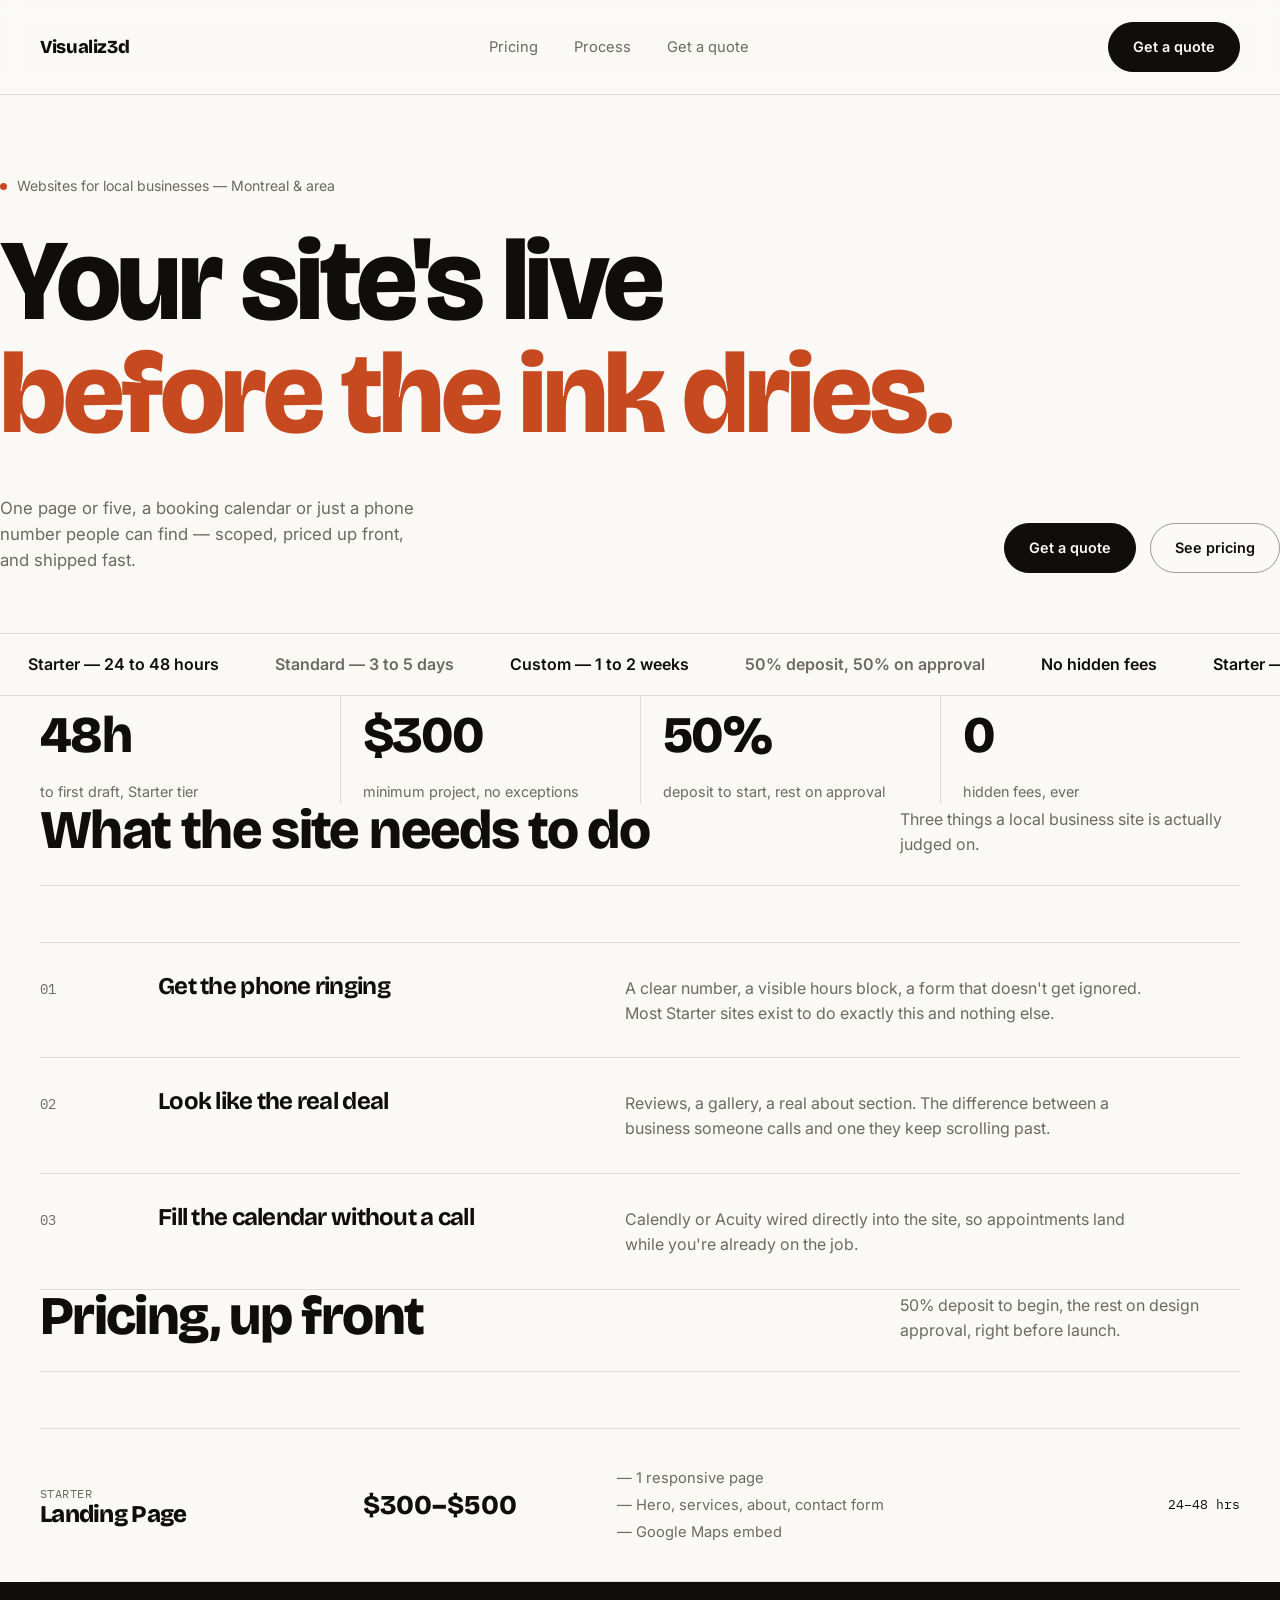
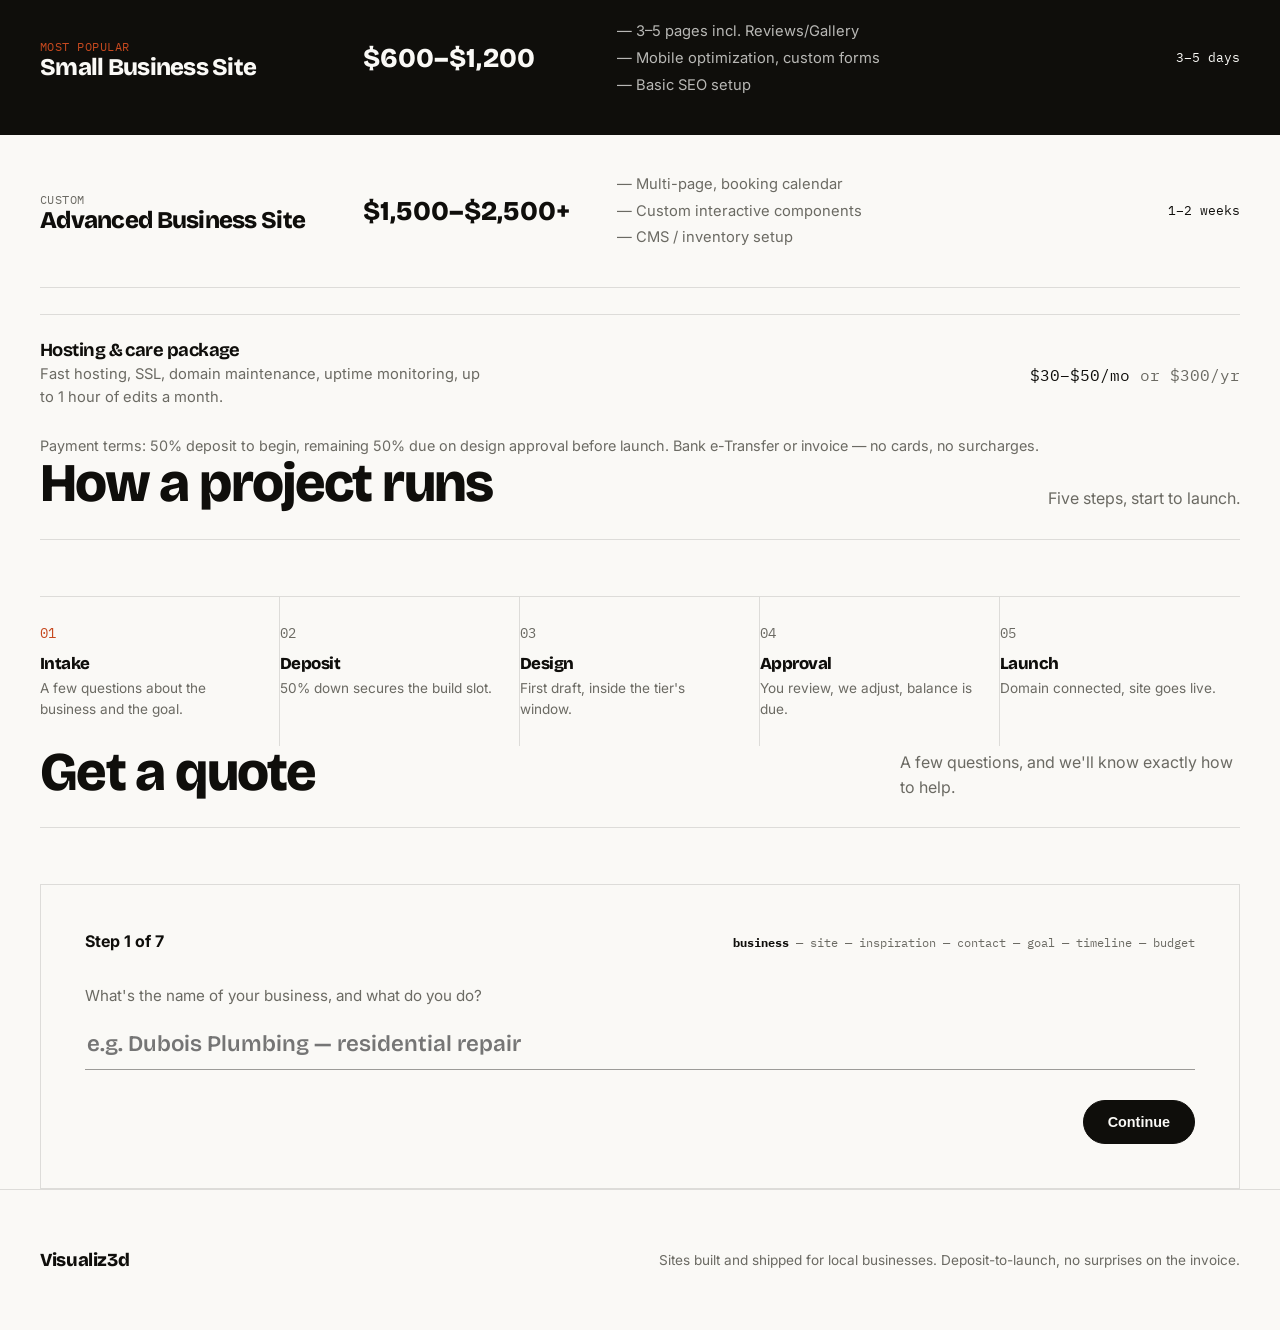
<file: index.html>
<!DOCTYPE html>
<html lang="en">
<head>
<meta charset="UTF-8">
<meta name="viewport" content="width=device-width, initial-scale=1, viewport-fit=cover">
<title>Visualiz3d — websites for local businesses</title>
<link rel="icon" type="image/svg+xml" href="favicon.svg">
<link rel="preconnect" href="https://fonts.googleapis.com">
<link rel="preconnect" href="https://fonts.gstatic.com" crossorigin>
<link href="https://fonts.googleapis.com/css2?family=Bricolage+Grotesque:opsz,wght@12..96,500..800&family=Inter:wght@400;500;600&family=IBM+Plex+Mono:wght@500&display=swap" rel="stylesheet">
<link rel="stylesheet" href="styles.css">

<!-- Meta Pixel Code -->
<script>
!function(f,b,e,v,n,t,s)
{if(f.fbq)return;n=f.fbq=function(){n.callMethod?
n.callMethod.apply(n,arguments):n.queue.push(arguments)};
if(!f._fbq)f._fbq=n;n.push=n;n.loaded=!0;n.version='2.0';
n.queue=[];t=b.createElement(e);t.async=!0;
t.src=v;s=b.getElementsByTagName(e)[0];
s.parentNode.insertBefore(t,s)}(window, document,'script',
'https://connect.facebook.net/en_US/fbevents.js');
fbq('init', '1078667111753824');
fbq('track', 'PageView');
</script>
<noscript><img height="1" width="1" style="display:none"
src="https://www.facebook.com/tr?id=1078667111753824&ev=PageView&noscript=1"
/></noscript>
<!-- End Meta Pixel Code -->
</head>
<body>

<header>
  <nav>
    <div class="brand">Visualiz3d</div>
    <div class="links">
      <a href="#pricing">Pricing</a>
      <a href="#process">Process</a>
      <a href="#quote">Get a quote</a>
    </div>
    <a href="#quote" class="btn">Get a quote</a>
  </nav>
</header>

<section class="hero wrap">
  <div class="kicker"><span class="pip"></span>Websites for local businesses — Montreal &amp; area</div>
  <h1>
    <span class="line"><span>Your site's live</span></span>
    <span class="line"><span>before the ink dries.</span></span>
  </h1>
  <div class="hero-foot">
    <p>One page or five, a booking calendar or just a phone number people can find — scoped, priced up front, and shipped fast.</p>
    <div class="cta-row">
      <a href="#quote" class="btn">Get a quote</a>
      <a href="#pricing" class="btn btn-ghost">See pricing</a>
    </div>
  </div>
</section>

<div class="marquee">
  <div class="marquee-track">
    <span class="hi">Starter — 24 to 48 hours</span><span>Standard — 3 to 5 days</span><span class="hi">Custom — 1 to 2 weeks</span><span>50% deposit, 50% on approval</span><span class="hi">No hidden fees</span>
    <span class="hi">Starter — 24 to 48 hours</span><span>Standard — 3 to 5 days</span><span class="hi">Custom — 1 to 2 weeks</span><span>50% deposit, 50% on approval</span><span class="hi">No hidden fees</span>
  </div>
</div>

<section class="wrap">
  <div class="stats-grid">
    <div class="stat"><div class="num">48h</div><div class="label">to first draft, Starter tier</div></div>
    <div class="stat"><div class="num">$300</div><div class="label">minimum project, no exceptions</div></div>
    <div class="stat"><div class="num">50%</div><div class="label">deposit to start, rest on approval</div></div>
    <div class="stat"><div class="num">0</div><div class="label">hidden fees, ever</div></div>
  </div>
</section>

<section class="wrap" id="services">
  <div class="sec-head">
    <h2>What the site needs to do</h2>
    <p>Three things a local business site is actually judged on.</p>
  </div>
  <div class="outcome-row">
    <div class="idx">01</div><h3>Get the phone ringing</h3><p>A clear number, a visible hours block, a form that doesn't get ignored. Most Starter sites exist to do exactly this and nothing else.</p>
  </div>
  <div class="outcome-row">
    <div class="idx">02</div><h3>Look like the real deal</h3><p>Reviews, a gallery, a real about section. The difference between a business someone calls and one they keep scrolling past.</p>
  </div>
  <div class="outcome-row">
    <div class="idx">03</div><h3>Fill the calendar without a call</h3><p>Calendly or Acuity wired directly into the site, so appointments land while you're already on the job.</p>
  </div>
</section>

<section class="wrap" id="pricing">
  <div class="sec-head">
    <h2>Pricing, up front</h2>
    <p>50% deposit to begin, the rest on design approval, right before launch.</p>
  </div>

  <div class="price-list">
    <div class="price-row">
      <div><div class="tag">Starter</div><h3>Landing Page</h3></div>
      <div class="amt">$300–$500</div>
      <ul><li>1 responsive page</li><li>Hero, services, about, contact form</li><li>Google Maps embed</li></ul>
      <div class="deliv">24–48 hrs</div>
    </div>
    <div class="price-row popular">
      <div><div class="tag">Most popular</div><h3>Small Business Site</h3></div>
      <div class="amt">$600–$1,200</div>
      <ul><li>3–5 pages incl. Reviews/Gallery</li><li>Mobile optimization, custom forms</li><li>Basic SEO setup</li></ul>
      <div class="deliv">3–5 days</div>
    </div>
    <div class="price-row">
      <div><div class="tag">Custom</div><h3>Advanced Business Site</h3></div>
      <div class="amt">$1,500–$2,500+</div>
      <ul><li>Multi-page, booking calendar</li><li>Custom interactive components</li><li>CMS / inventory setup</li></ul>
      <div class="deliv">1–2 weeks</div>
    </div>
  </div>

  <div class="care">
    <div><h4>Hosting &amp; care package</h4><p>Fast hosting, SSL, domain maintenance, uptime monitoring, up to 1 hour of edits a month.</p></div>
    <div class="amt">$30–$50/mo <span style="color:var(--ink-soft); font-weight:400;">or $300/yr</span></div>
  </div>

  <p class="fee-note">Payment terms: 50% deposit to begin, remaining 50% due on design approval before launch. Bank e-Transfer or invoice — no cards, no surcharges.</p>
</section>

<section class="wrap" id="process">
  <div class="sec-head">
    <h2>How a project runs</h2>
    <p>Five steps, start to launch.</p>
  </div>
  <div class="steps">
    <div class="step active"><div class="num">01</div><h4>Intake</h4><p>A few questions about the business and the goal.</p></div>
    <div class="step"><div class="num">02</div><h4>Deposit</h4><p>50% down secures the build slot.</p></div>
    <div class="step"><div class="num">03</div><h4>Design</h4><p>First draft, inside the tier's window.</p></div>
    <div class="step"><div class="num">04</div><h4>Approval</h4><p>You review, we adjust, balance is due.</p></div>
    <div class="step"><div class="num">05</div><h4>Launch</h4><p>Domain connected, site goes live.</p></div>
  </div>
</section>

<section class="wrap" id="quote">
  <div class="sec-head">
    <h2>Get a quote</h2>
    <p>A few questions, and we'll know exactly how to help.</p>
  </div>

  <div class="intake">
    <div class="intake-top">
      <strong id="stepTitle">Step 1 of 7</strong>
      <span class="progress-track" id="stepTrack">business — site — inspiration — contact — goal — timeline — budget</span>
    </div>

    <form id="quoteForm" action="https://api.web3forms.com/submit" method="POST">
      <input type="hidden" name="access_key" value="3ec05df0-7701-40bd-8a45-75ef6e27fb7f">
      <input type="hidden" name="subject" value="New quote request — Visualiz3d site">
      <input type="checkbox" name="botcheck" style="display:none" tabindex="-1" autocomplete="off">

      <div id="formError" class="low-budget-note" style="display:none;"></div>

      <div class="step-panel active" data-step="1">
        <div class="field"><label for="bizName">What's the name of your business, and what do you do?</label>
        <input id="bizName" name="Business" type="text" placeholder="e.g. Dubois Plumbing — residential repair"></div>
      </div>

      <div class="step-panel" data-step="2">
        <div class="field"><label for="siteUrl">Do you have an existing site, or starting fresh?</label>
        <input id="siteUrl" name="Current site" type="text" placeholder="Paste your URL, or type 'starting fresh'"></div>
      </div>

      <div class="step-panel" data-step="3">
        <div class="field"><label for="inspoSite">Any website whose look you like? (optional)</label>
        <input id="inspoSite" name="Inspiration site" type="text" placeholder="Paste a link, or leave blank"></div>
      </div>

      <div class="step-panel" data-step="4">
        <div class="field"><label for="contactEmail">What's the best email to reach you at?</label>
        <input id="contactEmail" name="Email" type="email" required placeholder="you@yourbusiness.com"></div>
        <div class="field"><label for="contactPhone">And a phone number?</label>
        <input id="contactPhone" name="Phone" type="tel" required placeholder="(514) 555-0123"></div>
      </div>

      <div class="step-panel" data-step="5">
        <div class="field"><label>What's the main goal?</label>
          <div class="opts">
            <div class="opt" data-group="goal">More phone calls</div>
            <div class="opt" data-group="goal">Look more professional</div>
            <div class="opt" data-group="goal">Book online</div>
            <div class="opt" data-group="goal">Rank on Google</div>
          </div>
          <input type="hidden" name="Goal" id="goalField">
        </div>
      </div>

      <div class="step-panel" data-step="6">
        <div class="field"><label>How soon do you need it live?</label>
          <div class="opts">
            <div class="opt" data-group="timeline">ASAP — 2 weeks</div>
            <div class="opt" data-group="timeline">Within a month</div>
            <div class="opt" data-group="timeline">Just researching</div>
          </div>
          <input type="hidden" name="Timeline" id="timelineField">
        </div>
      </div>

      <div class="step-panel" data-step="7">
        <div class="field"><label>Which budget range fits?</label>
          <div class="opts">
            <div class="opt" data-group="budget"><strong>$300–$500</strong><span>Starter</span></div>
            <div class="opt" data-group="budget"><strong>$600–$1,200</strong><span>Standard</span></div>
            <div class="opt" data-group="budget"><strong>$1,500+</strong><span>Custom</span></div>
            <div class="opt" data-group="budget"><strong>Under $300</strong><span>Not sure</span></div>
          </div>
          <input type="hidden" name="Budget" id="budgetField">
          <div class="low-budget-note" id="lowBudgetNote">Custom builds start at $300 minimum — that covers a proper responsive one-pager with a working lead form. Happy to keep your info on file for later, no pressure.</div>
        </div>
      </div>

      <div class="step-panel" data-step="done">
        <div class="confirm">
          <div class="check">✓</div>
          <h3 style="margin-bottom:10px;">Sending your answers…</h3>
          <p style="color:var(--ink-soft);">Redirecting you now.</p>
        </div>
      </div>

      <div class="intake-nav">
        <button class="btn btn-ghost" type="button" id="backBtn" style="visibility:hidden;">Back</button>
        <button class="btn" type="button" id="nextBtn">Continue</button>
      </div>
    </form>
  </div>
</section>

<footer>
  <div class="wrap foot-row">
    <div class="brand">Visualiz3d</div>
    <p>Sites built and shipped for local businesses. Deposit-to-launch, no surprises on the invoice.</p>
  </div>
</footer>


<script src="script.js"></script>
</body>
</html>
</file>
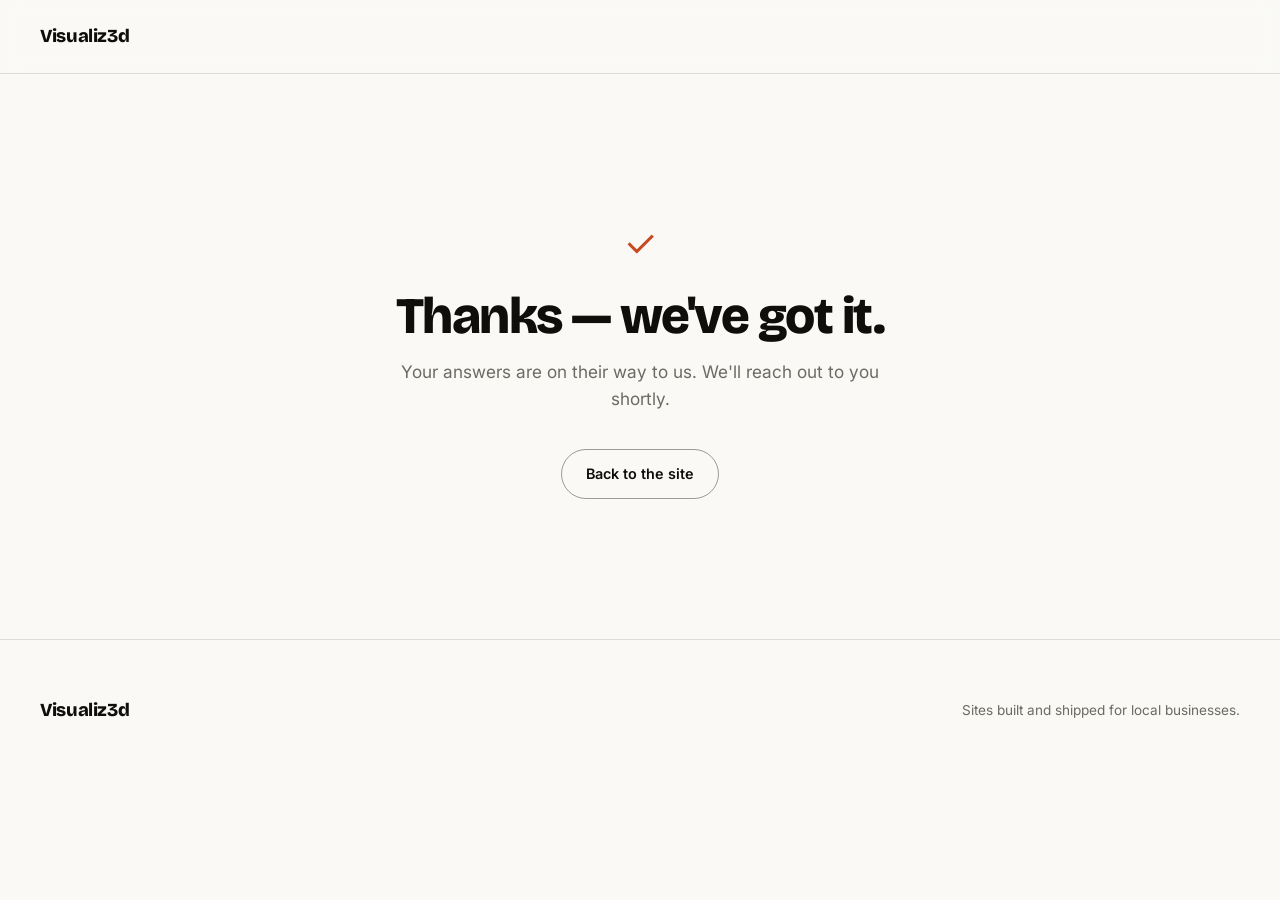
<file: thank-you.html>
<!DOCTYPE html>
<html lang="en">
<head>
<meta charset="UTF-8">
<meta name="viewport" content="width=device-width, initial-scale=1, viewport-fit=cover">
<title>Thanks — Visualiz3d</title>
<link rel="icon" type="image/svg+xml" href="favicon.svg">
<link rel="preconnect" href="https://fonts.googleapis.com">
<link rel="preconnect" href="https://fonts.gstatic.com" crossorigin>
<link href="https://fonts.googleapis.com/css2?family=Bricolage+Grotesque:opsz,wght@12..96,500..800&family=Inter:wght@400;500;600&family=IBM+Plex+Mono:wght@500&display=swap" rel="stylesheet">
<link rel="stylesheet" href="styles.css">

<!-- Meta Pixel Code -->
<script>
!function(f,b,e,v,n,t,s)
{if(f.fbq)return;n=f.fbq=function(){n.callMethod?
n.callMethod.apply(n,arguments):n.queue.push(arguments)};
if(!f._fbq)f._fbq=n;n.push=n;n.loaded=!0;n.version='2.0';
n.queue=[];t=b.createElement(e);t.async=!0;
t.src=v;s=b.getElementsByTagName(e)[0];
s.parentNode.insertBefore(t,s)}(window, document,'script',
'https://connect.facebook.net/en_US/fbevents.js');
fbq('init', '1078667111753824');
fbq('track', 'PageView');
fbq('track', 'Lead');
</script>
<noscript><img height="1" width="1" style="display:none"
src="https://www.facebook.com/tr?id=1078667111753824&ev=PageView&noscript=1"
/></noscript>
<!-- End Meta Pixel Code -->

<!--
  GOOGLE ADS — optional, separate from Meta.
  Replace AW-XXXXXXXXX / AW-XXXXXXXXX/XXXXXXXXXXXXXXXXXXXX
  with your actual Conversion ID + Label from Google Ads > Tools > Conversions.

  <script async src="https://www.googletagmanager.com/gtag/js?id=AW-XXXXXXXXX"></script>
  <script>
    window.dataLayer = window.dataLayer || [];
    function gtag(){dataLayer.push(arguments);}
    gtag('js', new Date());
    gtag('config', 'AW-XXXXXXXXX');
    gtag('event', 'conversion', {'send_to': 'AW-XXXXXXXXX/XXXXXXXXXXXXXXXXXXXX'});
  </script>
-->

</head>
<body>

<header>
  <nav>
    <a href="index.html" class="brand">Visualiz3d</a>
  </nav>
</header>

<section class="wrap" style="padding:140px 0; text-align:center;">
  <div style="max-width:52ch; margin:0 auto;">
    <div style="font-size:2.4rem; color:var(--accent); margin-bottom:18px;">✓</div>
    <h1 style="font-size:clamp(2.2rem,5vw,3.2rem); margin-bottom:18px;">Thanks — we've got it.</h1>
    <p style="color:var(--ink-soft); font-size:1.08rem; margin-bottom:36px;">Your answers are on their way to us. We'll reach out to you shortly.</p>
    <a href="index.html" class="btn btn-ghost">Back to the site</a>
  </div>
</section>

<footer>
  <div class="wrap foot-row">
    <div class="brand">Visualiz3d</div>
    <p>Sites built and shipped for local businesses.</p>
  </div>
</footer>

</body>
</html>
</file>
<file: styles.css>
:root{
  --bg:#FAF9F6; --ink:#0F0E0B; --ink-soft:#6B6A63;
  --line: rgba(15,14,11,0.12); --line-strong: rgba(15,14,11,0.4);
  --accent:#C6491F;
  box-sizing:border-box;
  padding-top: env(safe-area-inset-top, 0px);
  padding-bottom: env(safe-area-inset-bottom, 0px);
}
*{box-sizing:inherit; margin:0; padding:0;}
html{scroll-behavior:smooth; scroll-padding-top: env(safe-area-inset-top,0px);}
body{
  background:var(--bg); color:var(--ink);
  font-family:'Inter',system-ui,sans-serif; font-size:16px; line-height:1.55;
  -webkit-font-smoothing:antialiased;
}
@media (prefers-color-scheme: dark){
  :root:not([data-theme="light"]){ --bg:#FAF9F6; --ink:#0F0E0B; }
}
.mono{font-family:'IBM Plex Mono',monospace;}
a{color:inherit; text-decoration:none;}
.wrap{max-width:1280px; margin:0 auto; padding:0 40px;}
@media(max-width:720px){ .wrap{padding:0 22px;} }
section{padding:120px 0;}
@media(max-width:720px){ section{padding:72px 0;} }

h1,h2,h3,h4{ font-family:'Bricolage Grotesque', sans-serif; font-weight:800; letter-spacing:-0.03em; line-height:0.98; }

header{
  position:sticky; top:0; z-index:50;
  background:rgba(250,249,246,0.85); backdrop-filter:blur(10px);
  border-bottom:1px solid var(--line);
  padding-top:env(safe-area-inset-top,0px);
}
nav{display:flex; align-items:center; justify-content:space-between; padding:22px 40px; max-width:1280px; margin:0 auto;}
@media(max-width:720px){ nav{padding:18px 22px;} }
.brand{font-family:'Bricolage Grotesque',sans-serif; font-weight:800; font-size:1.15rem; letter-spacing:-0.02em;}
nav .links{display:flex; gap:36px; font-size:0.92rem; color:var(--ink-soft);}
nav .links a{ position:relative; }
nav .links a::after{ content:""; position:absolute; left:0; right:0; bottom:-4px; height:1px; background:var(--ink); transform:scaleX(0); transform-origin:left; transition:transform .25s ease; }
nav .links a:hover{ color:var(--ink); }
nav .links a:hover::after{ transform:scaleX(1); }
@media(max-width:800px){ nav .links{display:none;} }
.btn{
  display:inline-flex; align-items:center; gap:10px;
  background:var(--ink); color:var(--bg); font-weight:600; font-size:0.9rem;
  padding:13px 24px; border:1px solid var(--ink); border-radius:100px;
  cursor:pointer; transition: background .15s, color .15s;
}
.btn:hover{ background:transparent; color:var(--ink); }
.btn-ghost{ background:transparent; color:var(--ink); border:1px solid var(--line-strong); }
.btn-ghost:hover{ background:var(--ink); color:var(--bg); }

/* HERO — huge editorial type, single reveal */
.hero{ padding:80px 0 60px; }
.hero .kicker{ font-size:0.88rem; color:var(--ink-soft); margin-bottom:28px; display:flex; align-items:center; gap:10px; }
.hero .kicker .pip{ width:7px; height:7px; border-radius:50%; background:var(--accent); }
.hero h1{
  font-size:clamp(3rem, 9vw, 8.2rem);
  overflow:hidden;
}
.hero h1 .line{ display:block; overflow:hidden; }
.hero h1 .line span{ display:block; transform:translateY(105%); animation: lineup .85s cubic-bezier(.16,1,.3,1) forwards; }
.hero h1 .line:nth-child(2) span{ animation-delay:.08s; color:var(--accent); }
@keyframes lineup{ to{ transform:translateY(0); } }
.hero-foot{ display:flex; justify-content:space-between; align-items:flex-end; margin-top:44px; gap:24px; flex-wrap:wrap; }
.hero-foot p{ max-width:38ch; color:var(--ink-soft); font-size:1.05rem; }
.hero-foot .cta-row{ display:flex; gap:14px; }

/* MARQUEE */
.marquee{ border-top:1px solid var(--line); border-bottom:1px solid var(--line); overflow:hidden; padding:18px 0; }
.marquee-track{ display:flex; white-space:nowrap; animation: scroll-left 26s linear infinite; width:max-content; }
.marquee-track span{ font-size:1rem; font-weight:600; padding:0 28px; color:var(--ink-soft); }
.marquee-track span.hi{ color:var(--ink); }
@keyframes scroll-left{ from{transform:translateX(0);} to{transform:translateX(-50%);} }
@media (prefers-reduced-motion: reduce){ .marquee-track{ animation:none; } }

/* STATS */
.stats-grid{ display:grid; grid-template-columns:repeat(4,1fr); }
@media(max-width:800px){ .stats-grid{ grid-template-columns:1fr 1fr; row-gap:36px; } }
.stat{ border-left:1px solid var(--line); padding-left:22px; }
.stat:first-child{ border-left:none; padding-left:0; }
@media(max-width:800px){ .stat:nth-child(3){ border-left:none; padding-left:0; } }
.stat .num{ font-family:'Bricolage Grotesque',sans-serif; font-size:clamp(2.2rem,4vw,3.4rem); font-weight:800; letter-spacing:-0.03em; }
.stat .label{ color:var(--ink-soft); font-size:0.9rem; margin-top:6px; }

/* SECTION HEAD */
.sec-head{ display:flex; justify-content:space-between; align-items:flex-end; gap:24px; margin-bottom:56px; border-bottom:1px solid var(--line); padding-bottom:28px; flex-wrap:wrap; }
.sec-head h2{ font-size:clamp(2.2rem,4.5vw,3.4rem); }
.sec-head p{ max-width:34ch; color:var(--ink-soft); }

/* SERVICES — editorial rows, not cards */
.outcome-row{ display:grid; grid-template-columns: 90px 1fr 1.4fr; gap:28px; padding:32px 0; border-top:1px solid var(--line); align-items:baseline; }
.outcome-row:last-child{ border-bottom:1px solid var(--line); }
@media(max-width:760px){ .outcome-row{ grid-template-columns:1fr; gap:10px; padding:26px 0; } }
.outcome-row .idx{ font-family:'IBM Plex Mono'; color:var(--ink-soft); font-size:0.9rem; }
.outcome-row h3{ font-size:1.5rem; font-weight:700; }
.outcome-row p{ color:var(--ink-soft); max-width:52ch; }

/* PRICING — editorial table feel, not identical cards */
.price-list{ border-top:1px solid var(--line); }
.price-row{ display:grid; grid-template-columns: 1.3fr 1fr 1.8fr 0.8fr; gap:24px; padding:36px 0; border-bottom:1px solid var(--line); align-items:center; }
@media(max-width:900px){ .price-row{ grid-template-columns:1fr; gap:10px; padding:30px 0; } }
.price-row.popular{ background:var(--ink); color:var(--bg); margin:0 -40px; padding:36px 40px; border-bottom:none; }
@media(max-width:720px){ .price-row.popular{ margin:0 -22px; padding:30px 22px; } }
.price-row .tag{ font-family:'IBM Plex Mono'; font-size:0.78rem; text-transform:uppercase; letter-spacing:0.04em; color:var(--ink-soft); }
.price-row.popular .tag{ color:var(--accent); }
.price-row h3{ font-size:1.5rem; }
.price-row .amt{ font-family:'Bricolage Grotesque',sans-serif; font-size:1.7rem; font-weight:800; }
.price-row ul{ list-style:none; font-size:0.92rem; color:var(--ink-soft); }
.price-row.popular ul{ color:rgba(250,249,246,0.72); }
.price-row li{ padding:2px 0; }
.price-row li::before{ content:"— "; }
.price-row .deliv{ font-family:'IBM Plex Mono'; font-size:0.82rem; text-align:right; }
@media(max-width:900px){ .price-row .deliv{ text-align:left; } }

.care{ margin-top:26px; display:flex; justify-content:space-between; align-items:center; gap:20px; flex-wrap:wrap; padding-top:26px; border-top:1px solid var(--line); }
.care h4{ font-size:1.15rem; font-weight:700; }
.care p{ color:var(--ink-soft); font-size:0.92rem; max-width:50ch; margin-top:4px; }
.care .amt{ font-family:'IBM Plex Mono'; font-size:1rem; white-space:nowrap; }

.fee-note{ margin-top:26px; font-size:0.9rem; color:var(--ink-soft); }

/* PROCESS */
.steps{ display:grid; grid-template-columns:repeat(5,1fr); border-top:1px solid var(--line); }
@media(max-width:820px){ .steps{ grid-template-columns:1fr; } }
.step{ padding:26px 22px 26px 0; border-right:1px solid var(--line); }
.step:last-child{ border-right:none; }
@media(max-width:820px){ .step{ border-right:none; border-bottom:1px solid var(--line); padding:22px 0; } }
.step .num{ font-family:'IBM Plex Mono'; color:var(--ink-soft); font-size:0.85rem; }
.step.active .num{ color:var(--accent); }
.step h4{ font-size:1.05rem; margin:12px 0 6px; }
.step p{ font-size:0.85rem; color:var(--ink-soft); }

/* INTAKE */
.intake{ border:1px solid var(--line); padding:44px; }
@media(max-width:720px){ .intake{ padding:26px; } }
.intake-top{ display:flex; justify-content:space-between; align-items:baseline; margin-bottom:30px; flex-wrap:wrap; gap:10px; }
.progress-track{ font-family:'IBM Plex Mono'; font-size:0.78rem; color:var(--ink-soft); }
.field{ margin-bottom:22px; }
.field label{ display:block; font-size:0.95rem; color:var(--ink-soft); margin-bottom:10px; }
.field input{
  width:100%; background:transparent; border:none; border-bottom:1px solid var(--line-strong); color:var(--ink);
  padding:12px 2px; font-family:'Bricolage Grotesque',sans-serif; font-size:1.4rem; font-weight:600;
}
.field input:focus, .opt:focus-visible, .btn:focus-visible{ outline:2px solid var(--accent); outline-offset:3px; }
.opts{ display:grid; grid-template-columns:repeat(3,1fr); gap:12px; }
@media(max-width:640px){ .opts{ grid-template-columns:1fr; } }
.opt{ border:1px solid var(--line-strong); padding:16px; text-align:left; cursor:pointer; color:var(--ink); background:transparent; }
.opt strong{ display:block; font-family:'IBM Plex Mono'; font-size:0.88rem; margin-bottom:4px; }
.opt span{ font-size:0.82rem; color:var(--ink-soft); }
.opt.selected{ border-color:var(--ink); background:var(--ink); color:var(--bg); }
.opt.selected span{ color:rgba(250,249,246,0.7); }
.intake-nav{ display:flex; justify-content:space-between; margin-top:30px; }
.low-budget-note{ background:transparent; border-left:2px solid var(--accent); padding:14px 18px; font-size:0.9rem; color:var(--ink-soft); margin-top:16px; display:none; }
.step-panel{ display:none; }
.step-panel.active{ display:block; }
.confirm{ text-align:center; padding:20px 0; }
.confirm .check{ font-size:2.2rem; color:var(--accent); margin-bottom:14px; }

footer{ border-top:1px solid var(--line); padding:56px 0; }
.foot-row{ display:flex; justify-content:space-between; align-items:center; flex-wrap:wrap; gap:14px; }
footer p{ color:var(--ink-soft); font-size:0.85rem; }
</file>
